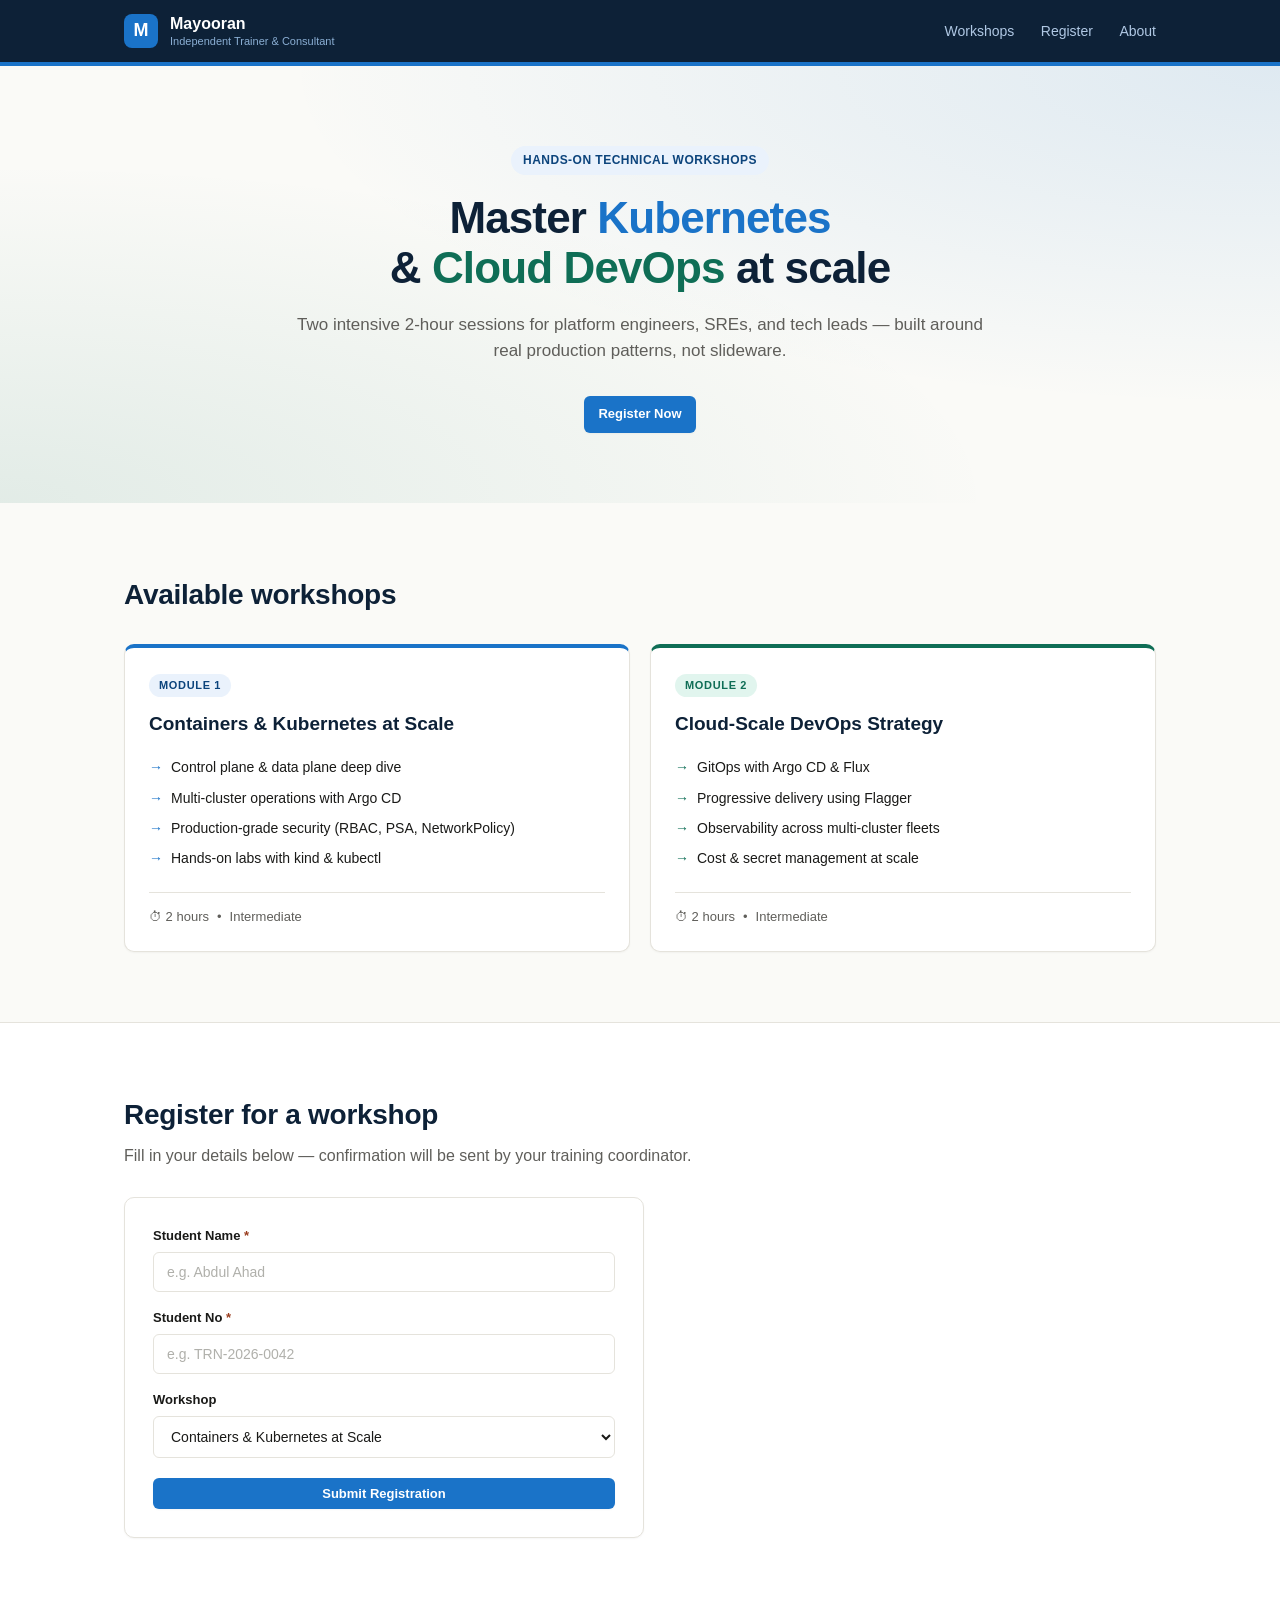
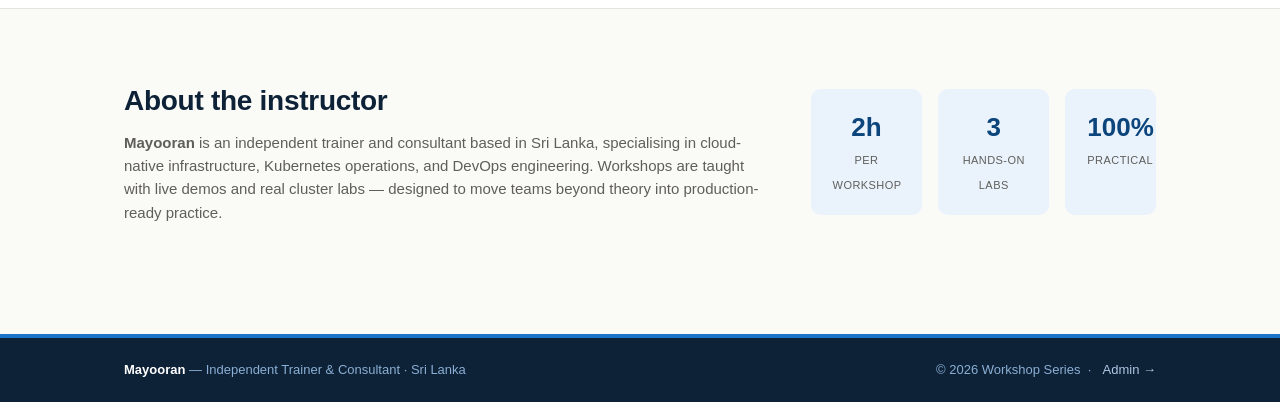
<file: src/main/webapp/index.html>
<!DOCTYPE html>
<html lang="en">
<head>
  <meta charset="UTF-8" />
  <meta name="viewport" content="width=device-width, initial-scale=1.0" />
  <title>Workshops — Containers, Kubernetes &amp; Cloud DevOps</title>
  <meta name="description"
        content="Hands-on technical workshops on Containers, Kubernetes, and Cloud DevOps Strategy by Mayooran." />
  <link rel="stylesheet" href="css/styles.css" />
</head>
<body>

  <!-- ───── Header ─────────────────────────────────────────────────────── -->
  <header class="site-header">
    <div class="container header-inner">
      <a href="#top" class="brand">
        <span class="brand-mark">M</span>
        <span class="brand-text">Mayooran<small>Independent Trainer &amp; Consultant</small></span>
      </a>
      <nav class="nav">
        <a href="#workshops">Workshops</a>
        <a href="#register">Register</a>
        <a href="#about">About</a>
      </nav>
    </div>
  </header>

  <!-- ───── Hero ───────────────────────────────────────────────────────── -->
  <section id="top" class="hero">
    <div class="container hero-inner">
      <span class="eyebrow">Hands-on technical workshops</span>
      <h1>Master <span class="hl">Kubernetes</span><br />&amp; <span class="hl-teal">Cloud DevOps</span> at scale</h1>
      <p class="hero-sub">
        Two intensive 2-hour sessions for platform engineers, SREs, and tech leads —
        built around real production patterns, not slideware.
      </p>
      <a href="#register" class="btn btn-primary">Register Now</a>
    </div>
  </section>

  <!-- ───── Workshop cards ─────────────────────────────────────────────── -->
  <section id="workshops" class="section">
    <div class="container">
      <h2 class="section-title">Available workshops</h2>

      <div class="card-grid">

        <article class="workshop-card card-blue">
          <span class="card-tag">Module 1</span>
          <h3>Containers &amp; Kubernetes at Scale</h3>
          <ul class="card-points">
            <li>Control plane &amp; data plane deep dive</li>
            <li>Multi-cluster operations with Argo CD</li>
            <li>Production-grade security (RBAC, PSA, NetworkPolicy)</li>
            <li>Hands-on labs with kind &amp; kubectl</li>
          </ul>
          <div class="card-meta">
            <span>⏱ 2 hours</span>
            <span>•</span>
            <span>Intermediate</span>
          </div>
        </article>

        <article class="workshop-card card-teal">
          <span class="card-tag">Module 2</span>
          <h3>Cloud-Scale DevOps Strategy</h3>
          <ul class="card-points">
            <li>GitOps with Argo CD &amp; Flux</li>
            <li>Progressive delivery using Flagger</li>
            <li>Observability across multi-cluster fleets</li>
            <li>Cost &amp; secret management at scale</li>
          </ul>
          <div class="card-meta">
            <span>⏱ 2 hours</span>
            <span>•</span>
            <span>Intermediate</span>
          </div>
        </article>

      </div>
    </div>
  </section>

  <!-- ───── Registration form ──────────────────────────────────────────── -->
  <section id="register" class="section section-alt">
    <div class="container">
      <h2 class="section-title">Register for a workshop</h2>
      <p class="section-sub">Fill in your details below — confirmation will be sent by your training coordinator.</p>

      <form id="registration-form" class="reg-form" novalidate>
        <div class="form-row">
          <label for="studentName">Student Name <span class="req">*</span></label>
          <input type="text"
                 id="studentName"
                 name="studentName"
                 placeholder="e.g. Abdul Ahad"
                 maxlength="120"
                 required />
        </div>

        <div class="form-row">
          <label for="studentNo">Student No <span class="req">*</span></label>
          <input type="text"
                 id="studentNo"
                 name="studentNo"
                 placeholder="e.g. TRN-2026-0042"
                 maxlength="40"
                 required />
        </div>

        <div class="form-row">
          <label for="workshop">Workshop</label>
          <select id="workshop" name="workshop">
            <option value="Containers &amp; Kubernetes at Scale">
              Containers &amp; Kubernetes at Scale
            </option>
            <option value="Cloud-Scale DevOps Strategy">
              Cloud-Scale DevOps Strategy
            </option>
          </select>
        </div>

        <button type="submit" class="btn btn-primary" id="submit-btn">
          Submit Registration
        </button>

        <div id="form-feedback" class="form-feedback" role="status" aria-live="polite"></div>
      </form>
    </div>
  </section>

  <!-- ───── About ──────────────────────────────────────────────────────── -->
  <section id="about" class="section">
    <div class="container about-grid">
      <div>
        <h2 class="section-title">About the instructor</h2>
        <p>
          <b>Mayooran</b> is an independent trainer and consultant based in Sri Lanka,
          specialising in cloud-native infrastructure, Kubernetes operations, and
          DevOps engineering. Workshops are taught with live demos and real cluster
          labs — designed to move teams beyond theory into production-ready practice.
        </p>
      </div>
      <div class="about-stats">
        <div class="stat"><b>2h</b><span>per workshop</span></div>
        <div class="stat"><b>3</b><span>hands-on labs</span></div>
        <div class="stat"><b>100%</b><span>practical</span></div>
      </div>
    </div>
  </section>

  <!-- ───── Footer ─────────────────────────────────────────────────────── -->
  <footer class="site-footer">
    <div class="container footer-inner">
      <div>
        <b>Mayooran</b>
        <span class="muted"> — Independent Trainer &amp; Consultant · Sri Lanka</span>
      </div>
      <div class="muted">
        © <span id="year"></span> Workshop Series &nbsp;·&nbsp;
        <a href="registrations.html" class="footer-link">Admin →</a>
      </div>
    </div>
  </footer>

  <script src="js/register.js"></script>
  <script>document.getElementById("year").textContent = new Date().getFullYear();</script>
</body>
</html>
</file>
<file: src/main/webapp/css/styles.css>
/* ===========================================================================
   Workshop Site — Stylesheet
   Visual language: navy + teal accents (matches invoice/PO design system)
   =========================================================================== */

:root {
  --navy:        #0D2137;
  --navy-deep:   #0C447C;
  --accent:      #1A73C8;
  --accent-soft: #EAF2FC;
  --teal:        #0F6E56;
  --teal-soft:   #E1F5EE;
  --bg:          #FAFAF7;
  --surface:     #FFFFFF;
  --border:      #E5E3DC;
  --text:        #1A1A18;
  --text-soft:   #5F5E5A;
  --label:       #888780;
  --error:       #993C1D;
  --error-soft:  #FAECE7;
  --success:     #0F6E56;
  --success-soft:#E1F5EE;
  --radius-sm: 6px;
  --radius-md: 10px;
  --radius-lg: 16px;
  --shadow-sm: 0 1px 2px rgba(0,0,0,0.04);
  --shadow-md: 0 4px 14px rgba(13,33,55,0.08);
}

* { box-sizing: border-box; margin: 0; padding: 0; }

html { scroll-behavior: smooth; }

body {
  font-family: -apple-system, BlinkMacSystemFont, "Segoe UI", Helvetica, Arial, sans-serif;
  color: var(--text);
  background: var(--bg);
  line-height: 1.55;
  -webkit-font-smoothing: antialiased;
}

.container {
  max-width: 1080px;
  margin: 0 auto;
  padding: 0 24px;
}

/* ───── Header ───────────────────────────────────────────────────────── */
.site-header {
  background: var(--navy);
  border-bottom: 4px solid var(--accent);
  position: sticky;
  top: 0;
  z-index: 50;
}
.header-inner {
  display: flex;
  align-items: center;
  justify-content: space-between;
  padding: 14px 24px;
}
.brand {
  display: flex;
  align-items: center;
  gap: 12px;
  text-decoration: none;
  color: #fff;
}
.brand-mark {
  width: 34px;
  height: 34px;
  border-radius: 8px;
  background: var(--accent);
  display: flex;
  align-items: center;
  justify-content: center;
  font-weight: 700;
  font-size: 18px;
  color: #fff;
}
.brand-text {
  display: flex;
  flex-direction: column;
  font-weight: 700;
  line-height: 1.1;
}
.brand-text small {
  font-weight: 400;
  font-size: 11px;
  color: #8BAFD4;
  margin-top: 2px;
}
.nav a {
  color: #B0C8E4;
  text-decoration: none;
  margin-left: 22px;
  font-size: 14px;
  font-weight: 500;
  transition: color 0.15s;
}
.nav a:hover { color: #fff; }

/* ───── Hero ──────────────────────────────────────────────────────────── */
.hero {
  background:
    radial-gradient(ellipse at top right, rgba(26,115,200,0.12) 0%, transparent 55%),
    radial-gradient(ellipse at bottom left, rgba(15,110,86,0.10) 0%, transparent 55%),
    var(--bg);
  padding: 80px 0 70px;
  text-align: center;
}
.hero-inner { max-width: 760px; margin: 0 auto; }
.eyebrow {
  display: inline-block;
  background: var(--accent-soft);
  color: var(--navy-deep);
  padding: 5px 12px;
  border-radius: 99px;
  font-size: 12px;
  font-weight: 600;
  letter-spacing: 0.04em;
  text-transform: uppercase;
  margin-bottom: 18px;
}
.hero h1 {
  font-size: 44px;
  font-weight: 700;
  line-height: 1.15;
  letter-spacing: -0.02em;
  margin-bottom: 18px;
  color: var(--navy);
}
.hl       { color: var(--accent); }
.hl-teal  { color: var(--teal); }
.hero-sub {
  font-size: 17px;
  color: var(--text-soft);
  margin-bottom: 32px;
}

/* ───── Buttons ──────────────────────────────────────────────────────── */
.btn {
  display: inline-block;
  padding: 12px 26px;
  border-radius: var(--radius-sm);
  font-size: 15px;
  font-weight: 600;
  cursor: pointer;
  border: none;
  text-decoration: none;
  transition: transform 0.1s, box-shadow 0.15s, background 0.15s;
}
.btn-primary {
  background: var(--accent);
  color: #fff;
  box-shadow: var(--shadow-sm);
}
.btn-primary:hover {
  background: var(--navy-deep);
  box-shadow: var(--shadow-md);
  transform: translateY(-1px);
}
.btn-primary:disabled {
  background: #B0B0AB;
  cursor: not-allowed;
  transform: none;
  box-shadow: none;
}

/* ───── Sections ─────────────────────────────────────────────────────── */
.section { padding: 70px 0; }
.section-alt { background: var(--surface); border-top: 1px solid var(--border); border-bottom: 1px solid var(--border); }
.section-title {
  font-size: 28px;
  font-weight: 700;
  color: var(--navy);
  margin-bottom: 8px;
  letter-spacing: -0.01em;
}
.section-sub {
  color: var(--text-soft);
  margin-bottom: 28px;
}

/* ───── Workshop cards ───────────────────────────────────────────────── */
.card-grid {
  display: grid;
  grid-template-columns: repeat(auto-fit, minmax(320px, 1fr));
  gap: 20px;
  margin-top: 28px;
}
.workshop-card {
  background: var(--surface);
  border: 1px solid var(--border);
  border-radius: var(--radius-md);
  padding: 24px;
  position: relative;
  box-shadow: var(--shadow-sm);
  transition: box-shadow 0.18s, transform 0.18s;
}
.workshop-card:hover {
  box-shadow: var(--shadow-md);
  transform: translateY(-2px);
}
.card-blue { border-top: 4px solid var(--accent); }
.card-teal { border-top: 4px solid var(--teal); }
.card-tag {
  display: inline-block;
  font-size: 11px;
  font-weight: 600;
  letter-spacing: 0.06em;
  text-transform: uppercase;
  padding: 3px 10px;
  border-radius: 99px;
  background: var(--accent-soft);
  color: var(--navy-deep);
  margin-bottom: 12px;
}
.card-teal .card-tag { background: var(--teal-soft); color: var(--teal); }
.workshop-card h3 {
  font-size: 19px;
  margin-bottom: 14px;
  color: var(--navy);
  font-weight: 700;
}
.card-points {
  list-style: none;
  margin-bottom: 18px;
}
.card-points li {
  font-size: 14px;
  color: var(--text);
  padding: 5px 0 5px 22px;
  position: relative;
  line-height: 1.45;
}
.card-points li::before {
  content: "→";
  position: absolute;
  left: 0;
  color: var(--accent);
  font-weight: 700;
}
.card-teal .card-points li::before { color: var(--teal); }
.card-meta {
  display: flex;
  gap: 8px;
  font-size: 13px;
  color: var(--text-soft);
  padding-top: 14px;
  border-top: 1px solid var(--border);
}

/* ───── Registration form ───────────────────────────────────────────── */
.reg-form {
  max-width: 520px;
  margin-top: 20px;
  background: var(--surface);
  padding: 28px;
  border: 1px solid var(--border);
  border-radius: var(--radius-md);
  box-shadow: var(--shadow-sm);
}
.form-row { margin-bottom: 16px; }
.form-row label {
  display: block;
  font-size: 13px;
  font-weight: 600;
  color: var(--text);
  margin-bottom: 6px;
}
.req { color: var(--error); }
.form-row input,
.form-row select {
  width: 100%;
  padding: 11px 13px;
  font-size: 14px;
  border: 1px solid var(--border);
  border-radius: var(--radius-sm);
  background: #fff;
  color: var(--text);
  font-family: inherit;
  transition: border-color 0.15s, box-shadow 0.15s;
}
.form-row input:focus,
.form-row select:focus {
  outline: none;
  border-color: var(--accent);
  box-shadow: 0 0 0 3px rgba(26, 115, 200, 0.12);
}
.form-row input::placeholder { color: #B0B0AB; }

#submit-btn { margin-top: 4px; width: 100%; }

.form-feedback {
  margin-top: 16px;
  padding: 12px 14px;
  border-radius: var(--radius-sm);
  font-size: 14px;
  display: none;
}
.form-feedback.show { display: block; }
.form-feedback.ok {
  background: var(--success-soft);
  color: var(--success);
  border: 1px solid #9FE1CB;
}
.form-feedback.err {
  background: var(--error-soft);
  color: var(--error);
  border: 1px solid #F5C4B3;
}

/* ───── About ────────────────────────────────────────────────────────── */
.about-grid {
  display: grid;
  grid-template-columns: 2fr 1fr;
  gap: 40px;
  align-items: center;
}
.about-grid p { color: var(--text-soft); font-size: 15px; }
.about-stats {
  display: flex;
  gap: 16px;
  justify-content: flex-end;
}
.stat {
  background: var(--accent-soft);
  border-radius: var(--radius-md);
  padding: 18px 22px;
  text-align: center;
  min-width: 90px;
}
.stat b {
  display: block;
  font-size: 26px;
  color: var(--navy-deep);
  font-weight: 700;
}
.stat span {
  font-size: 11px;
  color: var(--text-soft);
  letter-spacing: 0.04em;
  text-transform: uppercase;
}

/* ───── Footer ───────────────────────────────────────────────────────── */
.site-footer {
  background: var(--navy);
  border-top: 4px solid var(--accent);
  padding: 22px 0;
  margin-top: 40px;
}
.footer-inner {
  display: flex;
  justify-content: space-between;
  align-items: center;
  color: #fff;
  font-size: 13px;
}
.muted { color: #8BAFD4; }

/* ───── Responsive ───────────────────────────────────────────────────── */
@media (max-width: 720px) {
  .hero { padding: 60px 0 50px; }
  .hero h1 { font-size: 32px; }
  .section { padding: 50px 0; }
  .about-grid { grid-template-columns: 1fr; }
  .about-stats { justify-content: flex-start; }
  .nav a { margin-left: 14px; }
  .brand-text small { display: none; }
}

/* ===========================================================================
   Registrations admin page
   =========================================================================== */
.reg-page-head {
  display: flex;
  justify-content: space-between;
  align-items: flex-end;
  gap: 20px;
  margin-bottom: 28px;
  flex-wrap: wrap;
}
.reg-stats { display: flex; gap: 10px; }
.reg-stat-card {
  background: var(--accent-soft);
  border-radius: var(--radius-md);
  padding: 14px 20px;
  text-align: center;
  min-width: 92px;
}
.reg-stat-num {
  display: block;
  font-size: 28px;
  font-weight: 700;
  color: var(--navy-deep);
  line-height: 1;
}
.reg-stat-lbl {
  display: block;
  margin-top: 4px;
  font-size: 11px;
  color: var(--text-soft);
  text-transform: uppercase;
  letter-spacing: 0.04em;
}

.reg-toolbar {
  display: flex;
  justify-content: space-between;
  align-items: center;
  gap: 16px;
  padding: 14px 16px;
  background: var(--surface);
  border: 1px solid var(--border);
  border-radius: var(--radius-md);
  margin-bottom: 14px;
  flex-wrap: wrap;
}
.reg-filter { display: flex; align-items: center; gap: 10px; font-size: 13px; color: var(--text-soft); }
.reg-filter select {
  padding: 7px 10px;
  border: 1px solid var(--border);
  border-radius: var(--radius-sm);
  background: #fff;
  font-size: 13px;
  font-family: inherit;
  color: var(--text);
}
.reg-toolbar-actions { display: flex; gap: 8px; }

.btn-outline {
  background: #fff;
  color: var(--navy);
  border: 1px solid var(--border);
  padding: 8px 14px;
  font-size: 13px;
  font-weight: 500;
}
.btn-outline:hover {
  background: var(--bg);
  border-color: var(--accent);
}
.btn-primary { padding: 8px 14px; font-size: 13px; }

.reg-table-wrap {
  background: var(--surface);
  border: 1px solid var(--border);
  border-radius: var(--radius-md);
  overflow-x: auto;
  box-shadow: var(--shadow-sm);
}
.reg-table {
  width: 100%;
  border-collapse: collapse;
  font-size: 14px;
}
.reg-table thead {
  background: var(--navy);
  color: #fff;
}
.reg-table thead th {
  text-align: left;
  padding: 11px 16px;
  font-size: 12px;
  font-weight: 600;
  letter-spacing: 0.04em;
  text-transform: uppercase;
}
.reg-table tbody td {
  padding: 12px 16px;
  border-top: 1px solid var(--border);
  vertical-align: middle;
}
.reg-table tbody tr:nth-child(even) td { background: var(--bg); }
.reg-table .col-num { width: 50px; color: var(--label); font-variant-numeric: tabular-nums; }
.reg-table .col-time { color: var(--text-soft); font-size: 13px; font-variant-numeric: tabular-nums; white-space: nowrap; }
.reg-table code {
  font-family: ui-monospace, SFMono-Regular, Menlo, monospace;
  font-size: 13px;
  background: var(--accent-soft);
  color: var(--navy-deep);
  padding: 2px 7px;
  border-radius: 4px;
}
.reg-state-row td {
  padding: 30px 16px !important;
  text-align: center;
  color: var(--text-soft);
  font-style: italic;
}
.reg-state-row.reg-error td { color: var(--error); font-style: normal; }

.reg-badge {
  display: inline-block;
  padding: 3px 10px;
  border-radius: 99px;
  font-size: 12px;
  font-weight: 500;
}
.reg-badge-blue { background: var(--accent-soft); color: var(--navy-deep); }
.reg-badge-teal { background: var(--teal-soft);   color: var(--teal);      }
.reg-badge-grey { background: #ECEAE2;            color: var(--text-soft); }

.reg-note {
  margin-top: 18px;
  padding: 12px 16px;
  background: var(--accent-soft);
  border-left: 3px solid var(--accent);
  border-radius: var(--radius-sm);
  font-size: 13px;
  color: var(--text-soft);
}
.reg-note strong { color: var(--navy); }

.footer-link {
  color: #B0C8E4;
  text-decoration: none;
  margin-left: 4px;
}
.footer-link:hover { color: #fff; }
</file>
